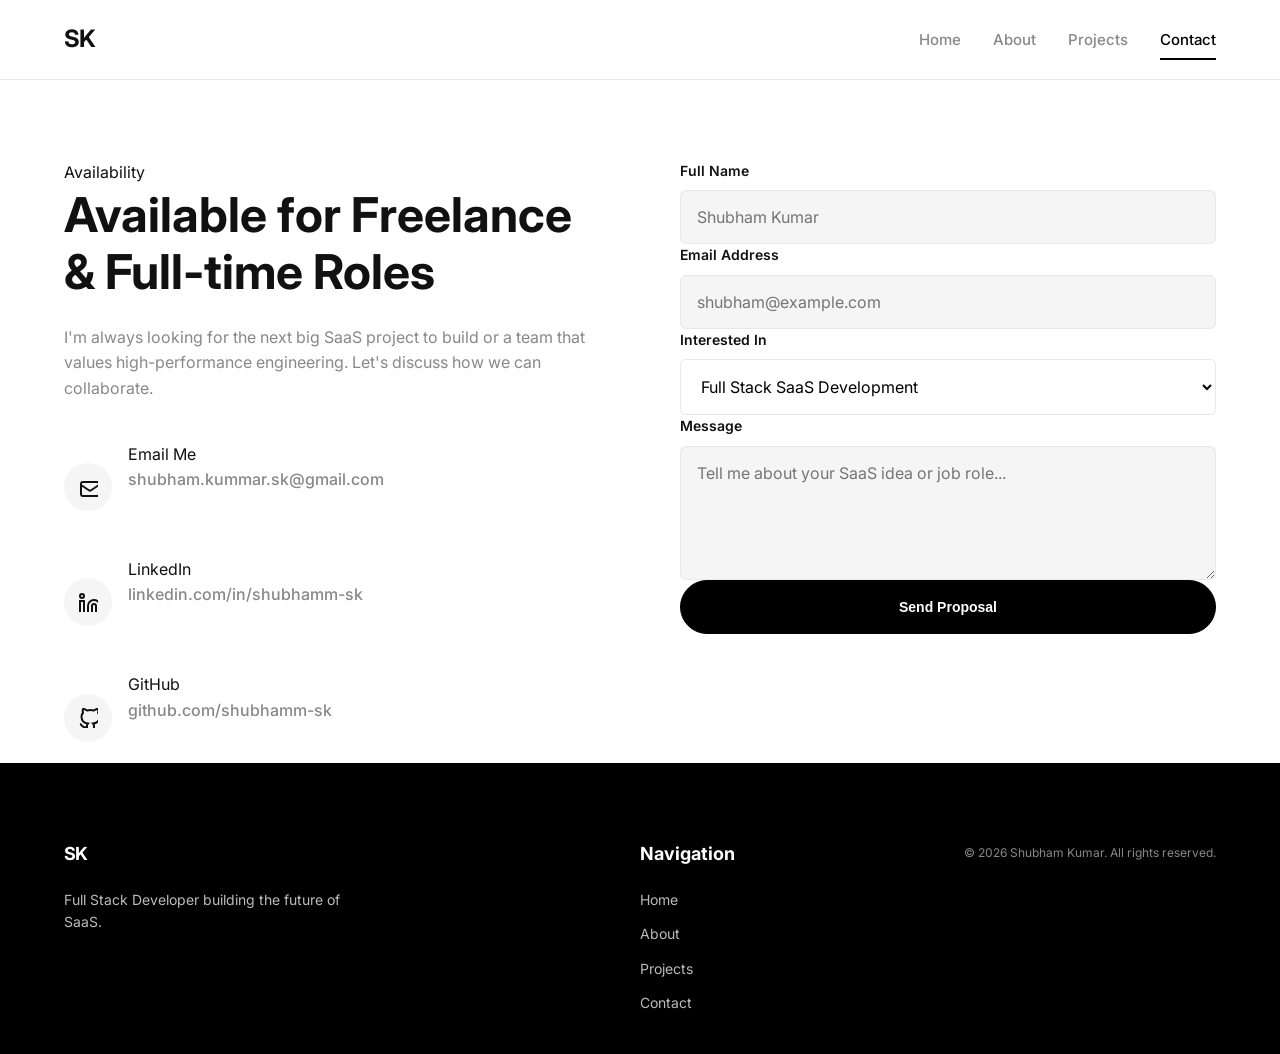
<file: contact.html>
<!DOCTYPE html>
<html lang="en">
<head>
  <meta charset="UTF-8">
  <meta name="viewport" content="width=device-width, initial-scale=1.0">
  <title>Contact | Shubham Kumar - Full Stack Developer</title>
  <meta name="description" content="Get in touch with Shubham Kumar for Full Stack development, SaaS products, and performance optimization.">
  <link rel="stylesheet" href="css/global.css">
  <link rel="stylesheet" href="css/components.css">
</head>
<body>

  <!-- Navbar -->
  <nav class="navbar">
    <div class="container nav-container">
      <a href="index.html" class="logo">SK</a>
      <div class="nav-links">
        <a href="index.html">Home</a>
        <a href="about.html">About</a>
        <a href="projects.html">Projects</a>
        <a href="contact.html" class="active">Contact</a>
      </div>
      <button class="menu-toggle">
        <svg width="24" height="24" fill="none" stroke="currentColor" stroke-width="2"><path d="M4 6h16M4 12h16M4 18h16"/></svg>
      </button>
    </div>
  </nav>

  <!-- Contact Section -->
  <section class="container" style="padding-top: 160px;">
    <div class="contact-container">
      <div class="contact-info">
        <span class="ashish-tag">Availability</span>
        <h2>Available for Freelance & Full-time Roles</h2>
        <p>I'm always looking for the next big SaaS project to build or a team that values high-performance engineering. Let's discuss how we can collaborate.</p>
        
        <div class="contact-details">
          <div class="detail-item">
            <div class="detail-icon">
              <svg width="20" height="20" fill="none" stroke="currentColor" stroke-width="2"><path d="M3 8l7.89 5.26a2 2 0 002.22 0L21 8M5 19h14a2 2 0 002-2V7a2 2 0 00-2-2H5a2 2 0 00-2 2v10a2 2 0 002 2z"/></svg>
            </div>
            <div>
              <span class="stat-label">Email Me</span>
              <p style="font-weight: 500;">shubham.kummar.sk@gmail.com</p>
            </div>
          </div>
          <div class="detail-item">
            <div class="detail-icon">
              <svg width="20" height="20" fill="none" stroke="currentColor" stroke-width="2"><path d="M16 8a6 6 0 016 6v7h-4v-7a2 2 0 00-2-2 2 2 0 00-2 2v7h-4v-7a6 6 0 016-6zM2 9h4v12H2z"/><circle cx="4" cy="4" r="2"/></svg>
            </div>
            <div>
              <span class="stat-label">LinkedIn</span>
              <p style="font-weight: 500;">linkedin.com/in/shubhamm-sk</p>
            </div>
          </div>
          <div class="detail-item">
            <div class="detail-icon">
              <svg width="20" height="20" fill="none" stroke="currentColor" stroke-width="2"><path d="M9 19c-5 1.5-5-2.5-7-3m14 6v-3.87a3.37 3.37 0 00-.94-2.61c3.14-.35 6.44-1.54 6.44-7A5.44 5.44 0 0020 4.77 5.07 5.07 0 0019.91 1S18.73.65 16 2.48a13.38 13.38 0 00-7 0C6.27.65 5.09 1 5.09 1A5.07 5.07 0 005 4.77a5.44 5.44 0 00-1.5 3.78c0 5.42 3.3 6.61 6.44 7A3.37 3.37 0 009 18.13V22"/></svg>
            </div>
            <div>
              <span class="stat-label">GitHub</span>
              <p style="font-weight: 500;">github.com/shubhamm-sk</p>
            </div>
          </div>
        </div>
      </div>

      <div class="contact-form">
        <form action="#" method="POST">
          <div class="form-group">
            <label for="name">Full Name</label>
            <input type="text" id="name" name="name" placeholder="Shubham Kumar" required>
          </div>
          <div class="form-group">
            <label for="email">Email Address</label>
            <input type="email" id="email" name="email" placeholder="shubham@example.com" required>
          </div>
          <div class="form-group">
            <label for="service">Interested In</label>
            <select id="service" name="service" style="background: var(--color-white);">
              <option value="fullstack">Full Stack SaaS Development</option>
              <option value="frontend">High-Performance Frontend</option>
              <option value="seo">SEO CRM & Search Automation</option>
              <option value="consulting">Performance Consulting</option>
            </select>
          </div>
          <div class="form-group">
            <label for="message">Message</label>
            <textarea id="message" name="message" rows="5" placeholder="Tell me about your SaaS idea or job role..." required></textarea>
          </div>
          <button type="submit" class="btn-pill btn-black" style="width: 100%; padding: 18px;">Send Proposal</button>
        </form>
      </div>
    </div>
  </section>

  <!-- Footer -->
  <footer>
    <div class="container footer-grid">
      <div class="footer-col">
        <h4 class="logo" style="color: white; margin-bottom: 24px;">SK</h4>
        <p style="color: var(--color-gray-400); font-size: 14px; max-width: 300px;">Full Stack Developer building the future of SaaS.</p>
      </div>
      <div class="footer-col">
        <h4>Navigation</h4>
        <div class="footer-links">
          <a href="index.html">Home</a>
          <a href="about.html">About</a>
          <a href="projects.html">Projects</a>
          <a href="contact.html">Contact</a>
        </div>
      </div>
      <div class="footer-col" style="text-align: right;">
        <p style="color: var(--color-gray-600); font-size: 12px;">&copy; 2026 Shubham Kumar. All rights reserved.</p>
      </div>
    </div>
  </footer>

  <script src="js/main.js"></script>
</body>
</html>
</file>
<file: css/global.css>
@import url('https://fonts.googleapis.com/css2?family=Inter:wght@300;400;500;700&display=swap');

:root {
  --color-black: #000000;
  --color-white: #ffffff;
  --color-gray-100: #f5f5f5;
  --color-gray-200: #e8e8e8;
  --color-gray-400: #bbbbbb;
  --color-gray-600: #888888;
  --color-gray-800: #333333;
  --color-text: #111111;
  --color-text-muted: #888888;
  --font-sans: 'Inter', -apple-system, BlinkMacSystemFont, "Segoe UI", Roboto, sans-serif;
  --radius-sm: 6px;
  --radius-md: 12px;
  --radius-lg: 20px;
  --radius-pill: 100px;
  --max-width: 1200px;
  --section-pad: 100px 24px;
  --transition: 0.25s ease;
}

/* Reset & Base */
* {
  margin: 0;
  padding: 0;
  box-sizing: border-box;
}

html {
  scroll-behavior: smooth;
}

body {
  font-family: var(--font-sans);
  background-color: var(--color-white);
  color: var(--color-text);
  line-height: 1.6;
  font-size: 16px;
}

.container {
  max-width: var(--max-width);
  margin: 0 auto;
  padding: 0 24px;
}

section {
  padding: var(--section-pad);
}

h1, h2, h3, h4 {
  font-weight: 700;
  line-height: 1.2;
}

a {
  text-decoration: none;
  color: inherit;
  transition: var(--transition);
}

ul {
  list-style: none;
}

img {
  max-width: 100%;
  height: auto;
  display: block;
}

/* Navbar */
.navbar {
  position: fixed;
  top: 0;
  left: 0;
  width: 100%;
  background: var(--color-white);
  border-bottom: 1px solid var(--color-gray-200);
  z-index: 1000;
  height: 80px;
  display: flex;
  align-items: center;
}

.nav-container {
  display: flex;
  justify-content: space-between;
  align-items: center;
  width: 100%;
}

.logo {
  font-size: 24px;
  font-weight: 700;
  letter-spacing: -1px;
}

.nav-links {
  display: flex;
  gap: 32px;
  align-items: center;
}

.nav-links a {
  font-size: 15px;
  font-weight: 500;
  color: var(--color-text-muted);
  position: relative;
  padding: 8px 0;
}

.nav-links a:hover {
  color: var(--color-black);
}

.nav-links a.active {
  color: var(--color-black);
}

.nav-links a.active::after {
  content: '';
  position: absolute;
  bottom: 0;
  left: 0;
  width: 100%;
  height: 2px;
  background: var(--color-black);
}

.btn-pill {
  padding: 12px 24px;
  border-radius: var(--radius-pill);
  font-weight: 600;
  font-size: 14px;
  cursor: pointer;
  transition: var(--transition);
}

.btn-black {
  background: var(--color-black);
  color: var(--color-white);
  border: 1px solid var(--color-black);
}

.btn-black:hover {
  background: var(--color-white);
  color: var(--color-black);
}

.btn-outline {
  background: transparent;
  color: var(--color-black);
  border: 1px solid var(--color-black);
}

.btn-outline:hover {
  background: var(--color-black);
  color: var(--color-white);
}

.menu-toggle {
  display: none;
  background: none;
  border: none;
  cursor: pointer;
  padding: 10px;
}

/* Footer */
footer {
  background: var(--color-black);
  color: var(--color-white);
  padding: 80px 24px 40px;
}

.footer-grid {
  display: grid;
  grid-template-columns: 2fr 1fr 1fr;
  gap: 64px;
  max-width: var(--max-width);
  margin: 0 auto;
}

.footer-col h4 {
  margin-bottom: 24px;
  font-size: 18px;
}

.footer-links {
  display: flex;
  flex-direction: column;
  gap: 12px;
}

.footer-links a {
  color: var(--color-gray-400);
  font-size: 14px;
}

.footer-links a:hover {
  color: var(--color-white);
}

.footer-bottom {
  border-top: 1px solid var(--color-gray-800);
  margin-top: 64px;
  padding-top: 32px;
  text-align: center;
  color: var(--color-gray-600);
  font-size: 14px;
}

/* Utilities */
.bg-gray { background-color: var(--color-gray-100); }
.bg-black { background-color: var(--color-black); color: var(--color-white); }
.text-center { text-align: center; }
.grayscale { filter: grayscale(100%); }

@media (max-width: 1024px) {
  .footer-grid {
    grid-template-columns: 1fr 1fr;
    gap: 40px;
  }
}

@media (max-width: 768px) {
  .nav-links {
    display: none;
    position: absolute;
    top: 80px;
    left: 0;
    width: 100%;
    background: var(--color-white);
    flex-direction: column;
    padding: 40px;
    border-bottom: 1px solid var(--color-gray-200);
  }
  .nav-links.active {
    display: flex;
  }
  .menu-toggle {
    display: block;
  }
  .footer-grid {
    grid-template-columns: 1fr;
    gap: 32px;
  }
}
</file>
<file: css/components.css>
/* Project Cards & Filters */
.filter-nav {
  display: flex;
  justify-content: center;
  gap: 16px;
  margin-bottom: 64px;
}

.filter-btn {
  padding: 10px 24px;
  border: 1px solid var(--color-gray-200);
  border-radius: var(--radius-pill);
  background: transparent;
  cursor: pointer;
  font-weight: 500;
  transition: var(--transition);
}

.filter-btn.active, .filter-btn:hover {
  background: var(--color-black);
  color: var(--color-white);
  border-color: var(--color-black);
}

.projects-grid {
  display: grid;
  grid-template-columns: repeat(auto-fill, minmax(350px, 1fr));
  gap: 32px;
}

.project-card {
  background: var(--color-white);
  border: 1px solid var(--color-gray-200);
  border-radius: var(--radius-md);
  overflow: hidden;
  transition: all 0.3s ease;
}

.project-card:hover {
  border-color: var(--color-black);
  transform: translateY(-8px);
}

.project-card-img {
  width: 100%;
  aspect-ratio: 16/10;
  object-fit: cover;
  filter: grayscale(100%);
  transition: var(--transition);
}

.project-card:hover .project-card-img { filter: grayscale(0%); }

.project-card-content {
  padding: 32px;
}

.project-tags {
  display: flex;
  gap: 8px;
  margin-bottom: 12px;
}

.tag {
  font-size: 11px;
  font-weight: 700;
  color: var(--color-gray-600);
  text-transform: uppercase;
  background: var(--color-gray-100);
  padding: 4px 8px;
  border-radius: 4px;
}

.project-card h3 { margin-bottom: 16px; font-size: 22px; }

/* Contact Form */
.contact-container {
  display: grid;
  grid-template-columns: 1fr 1fr;
  gap: 80px;
}

.contact-info h2 { font-size: 48px; margin-bottom: 24px; }
.contact-info p { color: var(--color-gray-600); margin-bottom: 40px; }

.contact-details {
  display: flex;
  flex-direction: column;
  gap: 24px;
}

.detail-item {
  display: flex;
  align-items: center;
  gap: 16px;
}

.detail-icon {
  width: 48px;
  height: 48px;
  background: var(--color-gray-100);
  border-radius: 50%;
  display: flex;
  align-items: center;
  justify-content: center;
}

.contact-form {
  display: flex;
  flex-direction: column;
  gap: 24px;
}

.form-group {
  display: flex;
  flex-direction: column;
  gap: 8px;
}

.form-group label {
  font-size: 14px;
  font-weight: 600;
}

.form-group input, .form-group select, .form-group textarea {
  padding: 16px;
  border: 1px solid var(--color-gray-200);
  border-radius: var(--radius-sm);
  font-family: inherit;
  font-size: 16px;
  background: var(--color-gray-100);
}

.form-group input:focus, .form-group select:focus, .form-group textarea:focus {
  outline: none;
  border-color: var(--color-black);
}

/* Accordion FAQ */
.faq-accordion {
  max-width: 800px;
  margin: 0 auto;
}

details {
  border-bottom: 1px solid var(--color-gray-200);
}

summary {
  padding: 24px 0;
  list-style: none;
  cursor: pointer;
  font-weight: 600;
  font-size: 18px;
  display: flex;
  justify-content: space-between;
  align-items: center;
}

summary::after {
  content: '+';
  font-size: 24px;
  color: var(--color-gray-400);
}

details[open] summary::after {
  content: '−';
}

details div {
  padding-bottom: 24px;
  color: var(--color-gray-600);
  line-height: 1.8;
}

@media (max-width: 768px) {
  .contact-container { grid-template-columns: 1fr; gap: 40px; }
  .projects-grid { grid-template-columns: 1fr; }
}
</file>
